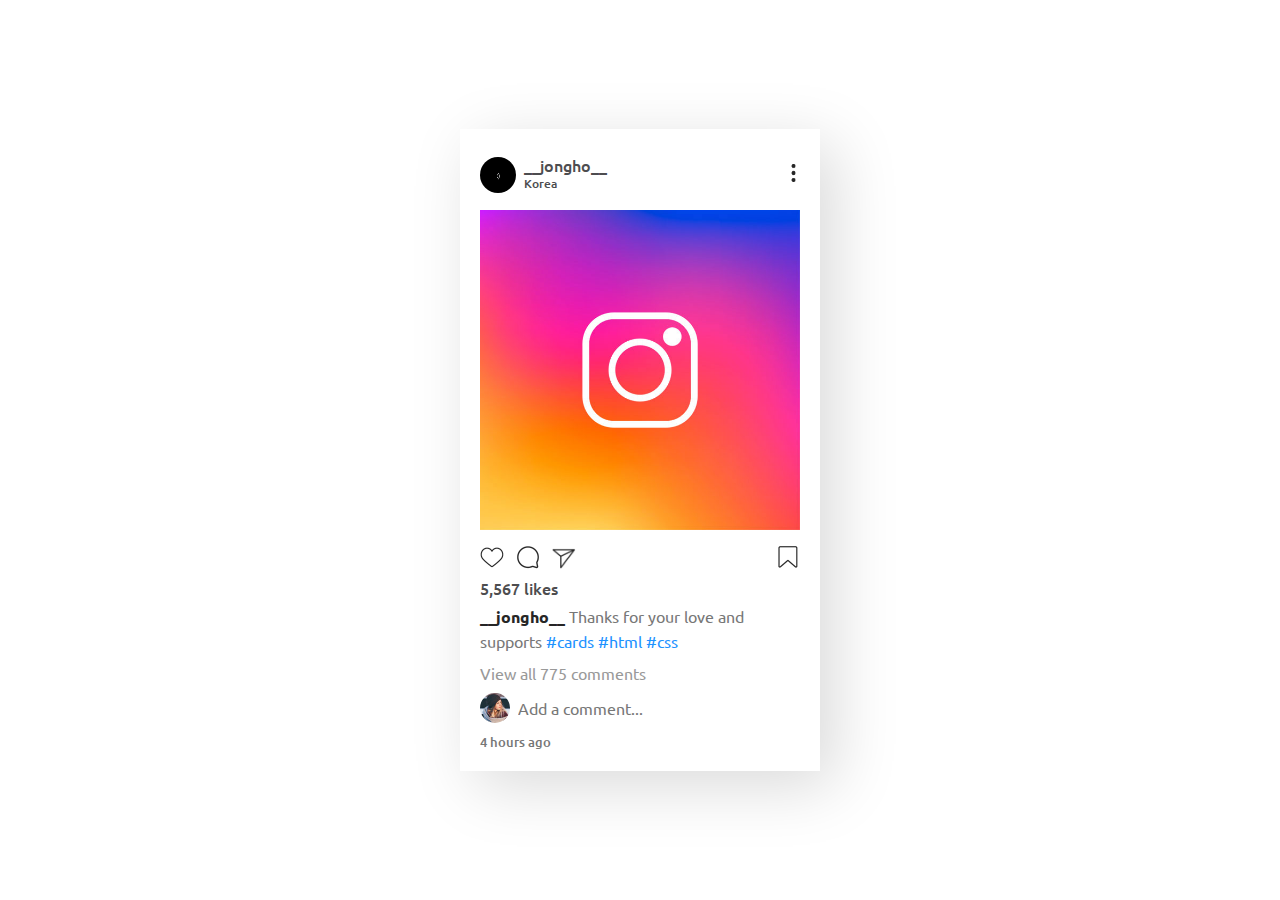
<file: index.html>
<!DOCTYPE html>
<html lang="en">
<head>
    <meta charset="UTF-8">
    <title>Instagram Post Card UI Design</title>
    <link rel="stylesheet" href="style.css">
</head>
<body>
    <div class="card">
        <div class="top">
            <div class="userDetails">
                <div class="profile_img">
                    <img src="JH.jpg" class="cover">
                </div>
                <h3>__jongho__<br><span>Korea</span></h3>
            </div>
            <div>
                <img src="dot.png" class="dot">
            </div>
        </div>
        <div class="imgBx">
            <img src="bg.jpg" class="cover">
        </div>
        <div class="actionBtns">
            <div class="left">
                <img src="heart.png" class="heart" onclick="likeButton()">
                <img src="comment.png">
                <img src="share.png">
            </div>
            <div class="right">
                <img src="bookmark.png">
            </div>
        </div>
        <h4 class="likes">5,567 likes</h4>
        <h4 class="message"><b>__jongho__</b> Thanks for your love and supports <span>#cards</span> <span>#html</span> <span>#css</span></h4>
        <h4 class="comments">View all 775 comments</h4>
        <div class="addComments">
            <div class="userImg">
                <img src="user.jpg" class="cover">
            </div>
            <input type="text" class="text" placeholder="Add a comment..."> <!-- placeholder는 ::placeholder 선택자로 선택해 꾸밀 수 있음. -->
        </div>
        <h5 class="postTime">4 hours ago</h5>
    </div>

    <script>
        function likeButton(){
            var heart = document.querySelector('.heart');
            var likes = document.querySelector('.likes');
            if(heart.src.match("heart.png")){
                heart.src = "heart_red.png";
                likes.innerHTML = "5,568 likes"
            }
            else{
                heart.src = "heart.png";
                likes.innerHTML = "5,567 likes"
            }
        };
    </script>
</body>
</html>
</file>
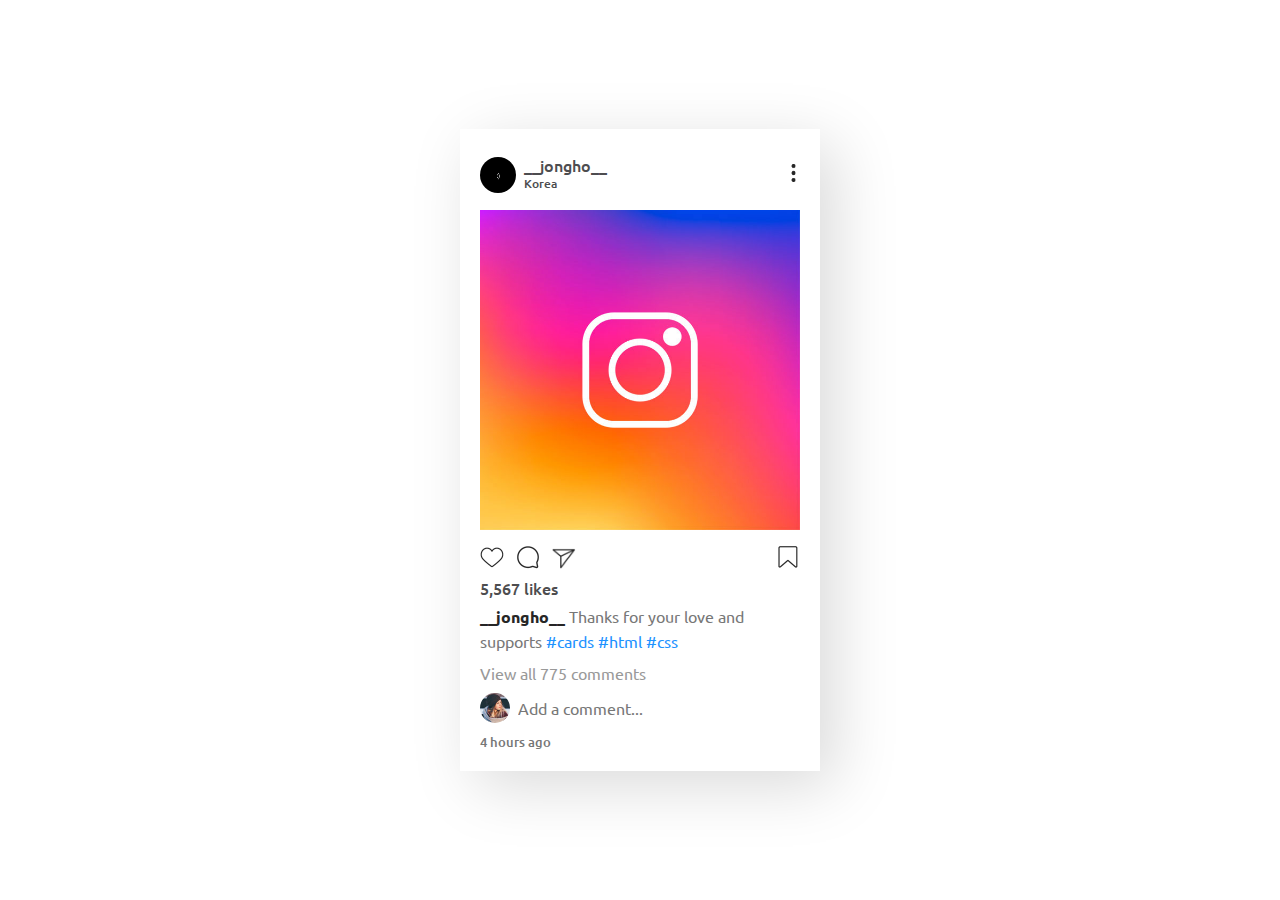
<file: Instagram.html>
<!DOCTYPE html>
<html lang="en">
<head>
    <meta charset="UTF-8">
    <title>Instagram Post Card UI Design</title>
    <link rel="stylesheet" type="text/css" href="style.css">
</head>
<body>
    <div class="card">
        <div class="top">
            <div class="userDetails">
                <div class="profile_img">
                    <img src="JH.jpg" class="cover">
                </div>
                <h3>__jongho__<br><span>Korea</span></h3>
            </div>
            <div>
                <img src="dot.png" class="dot">
            </div>
        </div>
        <div class="imgBx">
            <img src="bg.jpg" class="cover">
        </div>
        <div class="actionBtns">
            <div class="left">
                <img src="heart.png" class="heart" onclick="likeButton()">
                <img src="comment.png">
                <img src="share.png">
            </div>
            <div class="right">
                <img src="bookmark.png">
            </div>
        </div>
        <h4 class="likes">5,567 likes</h4>
        <h4 class="message"><b>__jongho__</b> Thanks for your love and supports <span>#cards</span> <span>#html</span> <span>#css</span></h4>
        <h4 class="comments">View all 775 comments</h4>
        <div class="addComments">
            <div class="userImg">
                <img src="user.jpg" class="cover">
            </div>
            <input type="text" class="text" placeholder="Add a comment..."> <!-- placeholder는 ::placeholder 선택자로 선택해 꾸밀 수 있음. -->
        </div>
        <h5 class="postTime">4 hours ago</h5>
    </div>

    <script>
        function likeButton(){
            var heart = document.querySelector('.heart');
            var likes = document.querySelector('.likes');
            if(heart.src.match("heart.png")){
                heart.src = "heart_red.png";
                likes.innerHTML = "5,568 likes"
            }
            else{
                heart.src = "heart.png";
                likes.innerHTML = "5,567 likes"
            }
        };
    </script>
</body>
</html>
</file>
<file: style.css>
@import url('https://fonts.googleapis.com/css2?family=Ubuntu:wght@300;400;500;700&display=swap');
/* '*'는 모든 테그라는 의미임. */
*
{
    margin: 0;
    padding: 0;
    box-sizing: border-box; /* border의 크기를 width나 height의값으로 사용할 수 있게됨 */
    font-family: 'Ubuntu', sans-serif;
}
body{
    display: flex;
    justify-content: center; /* 메인축 방향 <--> */
    align-items: center; /* 수직축 방향(위, 아래) */
    min-height: 100vh;
    background: #fff;
}
.card
{
    position: relative; /* 태그들을 직접 움직일 수 있음. 단 방향은 태그 안쪽 방향. 오른쪽 아래방향이 + 반대가 - */
    width: 360px;
    min-height: 400px;
    background: #fff;
    box-shadow: 15px 15px 60px rgba(0, 0, 0, 0.15); /* 순서대로 r, g, b, 투명도(0.15는 15%) */
    padding: 20px;
}
.card .top
{
    display: flex;
    justify-content: space-between; /* 가운데를 비우고 양쪽에 */
    align-items: center;
}
.card .top .userDetails
{
    display: flex;
    align-items: center;    
}
.card .top .userDetails .profile_img
{
    position: relative;
    width: 36px;
    height: 36px;
    border-radius: 50%; /* 원 만듦 */
    overflow: hidden; /* 넘치는 경우 보여주지 않는다. */
    margin-right: 8px;
}
.cover
{
    position: absolute;
    top: 0;
    left: 0;
    width: 100%;
    height: 100%;
    object-fit: cover; /* cover는 가로세로비를 유지하면서 요소 콘텐츠 박스를 가득 채움. 서로의 가로세로비가 일치하지 않으면 객체 일부가 잘려나감. */
}
.card .top .userDetails h3
{
    font-size: 16px;
    color: #4d4d4f;
    font-weight: 500;
    line-height: 1em;
}
.card .top .userDetails h3 span
{
    font-size: 0.75em;    
}
.dot
{
    transform: scale(0.6); /* dot.png를 60%의 크기로 줄임 */
    cursor: pointer; /* 커서모양을 포인터로 */
}
.imgBx
{
    position: relative;
    width: 100%;
    height: 320px;
    margin: 10px 0 15px;
}
.actionBtns
{
    display: flex;
    justify-content: space-between;
    align-items: center;
}
.actionBtns img
{
    max-width: 24px;
    cursor: pointer;
}
.actionBtns .left img
{
    margin-right: 8px;
}
.likes
{
    font-weight: 500;
    margin-top: 5px;
    font-size: 16px;
    color: #4d4d4f;
}
.message
{
    font-weight: 400;
    margin-top: 5px;
    color: #777;
    line-height: 1.5em;
}
.message b
{
    color: #262626;
}
.message span
{
    color: #1d92ff;
    cursor: pointer;    
}
.comments
{
    margin-top: 10px;
    font-weight: 400;
    color: #999;
    cursor: pointer;
}
.addComments
{
    display: flex;
    align-items: center;
    margin-top: 10px;
}
.addComments .userImg
{
    position: relative;
    min-width: 30px;
    height: 30px;
    border-radius: 50%;
    overflow: hidden;
    margin-right: 8px;
}
.text
{
    width: 100%;
    border: none;
    outline: none;
    font-weight: 400;
    font-size: 16px;
    color: #262626;
    cursor: pointer;
}
.text::placeholder
{
    color: #777;    
}
.postTime
{
    margin-top: 10px;
    font-weight: 500;
    color: #777;
}
</file>
